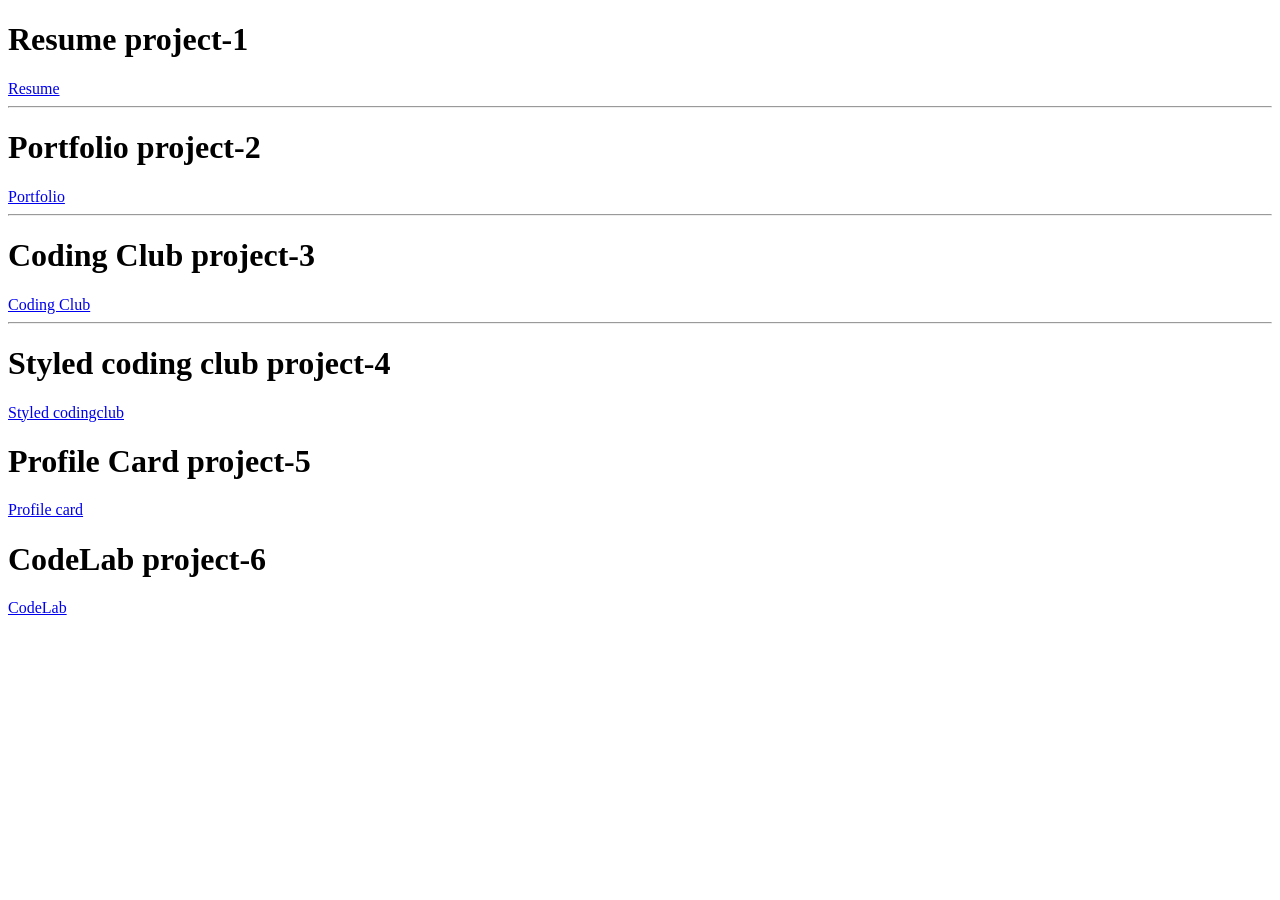
<file: index.html>
<!DOCTYPE html>

<html lang="en">

<head>

<meta charset="UTF-8">

<meta name="viewport" content="width=device-width, initial-scale=1.0">

<title>Document</title>

</head>

<body>


<h1>Resume project-1</h1>

<a href="project1.html">Resume</a>

<hr>

<h1>Portfolio project-2</h1>

<a href="project2.html">Portfolio</a>

<hr>

<h1>Coding Club project-3</h1>

<a href="project3.html">Coding Club</a>

<hr>

<h1>Styled coding club project-4</h1>

<a href="project4.html">Styled codingclub</a>

<h1>Profile Card project-5</h1>

<a href="project5.html">Profile card</a>

<h1>CodeLab project-6</h1>

<a href="project6.html">CodeLab</a>

</body>



</html>
</file>
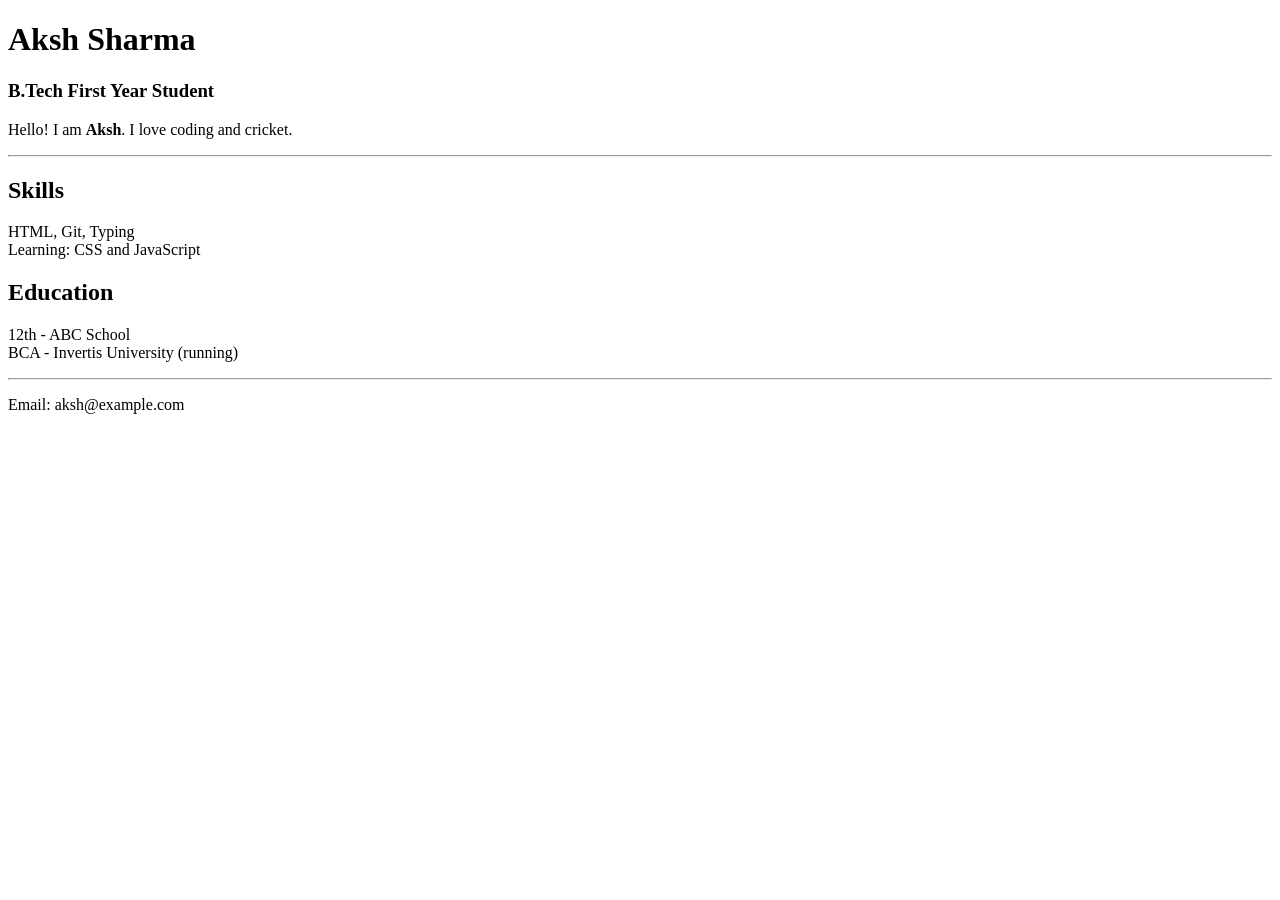
<file: Projects/week-1/project1.html>
<!DOCTYPE html>
<html lang="en">
<head>
    <meta charset="UTF-8">
    <meta name="viewport" content="width=device-width, initial-scale=1.0">
    <title>Aksh Sharma - Portfolio</title>
</head>
<body>

    <h1>Aksh Sharma</h1>

    <h3>B.Tech First Year Student</h3>

    <p>Hello! I am <b>Aksh</b>. I love coding and cricket.</p>

    <hr>

    <h2>Skills</h2>

    <p>
        HTML, Git, Typing<br>
        Learning: CSS and JavaScript
    </p>

    <h2>Education</h2>

    <p>
        12th - ABC School<br>
        BCA - Invertis University (running)
    </p>

    <hr>

    <p>Email: aksh@example.com</p>

</body>
</html>
</file>
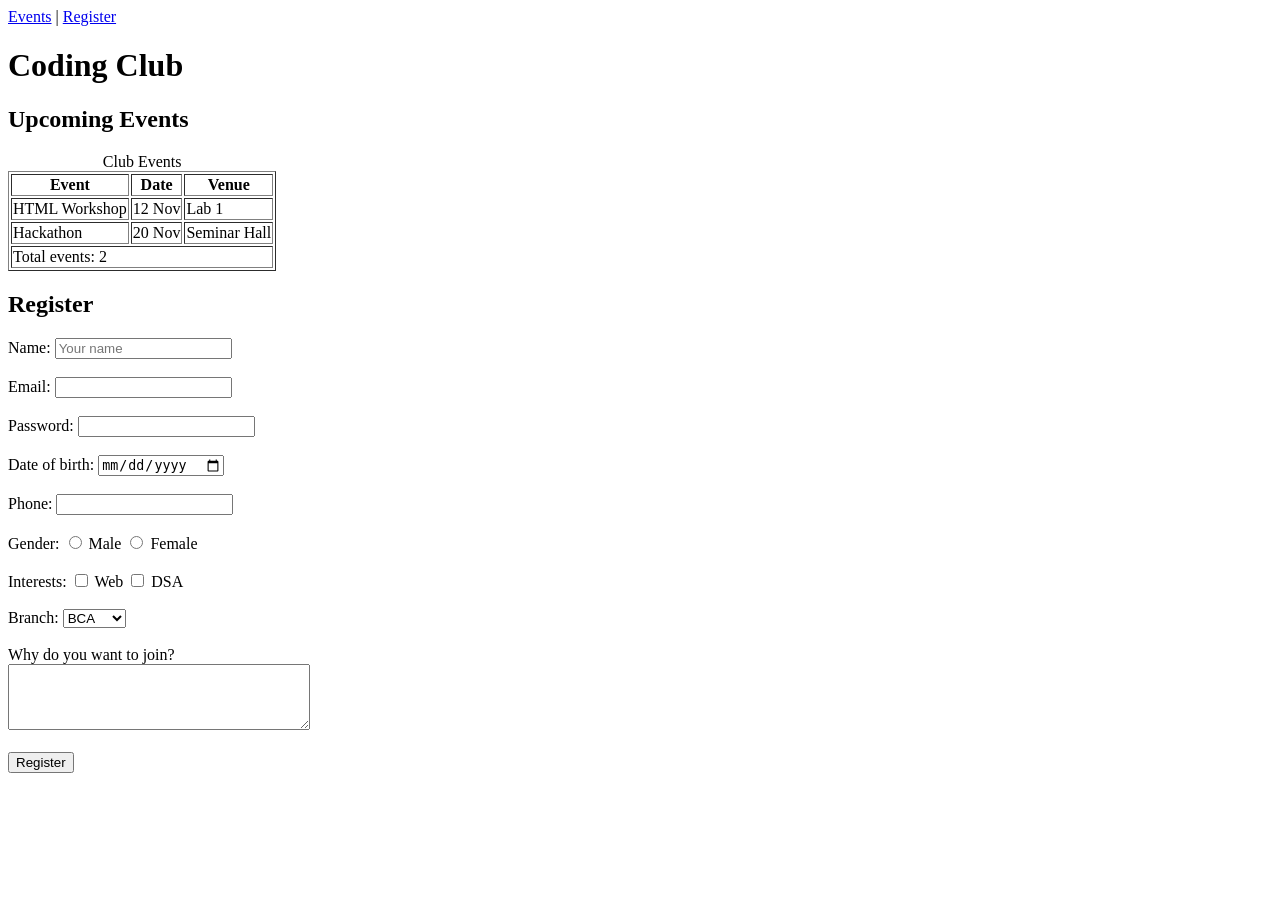
<file: Projects/week-3/project3.html>
<!DOCTYPE html>
<html lang="en">
<head>
    <meta charset="UTF-8">
    <meta name="viewport" content="width=device-width, initial-scale=1.0">
    <title>Aksh Sharma - Coding Club</title>
</head>
<body>

    <!-- Navigation -->
    <nav>
        <a href="#events">Events</a> |
        <a href="#register">Register</a>
    </nav>

    <h1>Coding Club</h1>

    <!-- Upcoming Events -->
    <section id="events">
        <h2>Upcoming Events</h2>

        <table border="1">
            <caption>Club Events</caption>

            <thead>
                <tr>
                    <th>Event</th>
                    <th>Date</th>
                    <th>Venue</th>
                </tr>
            </thead>

            <tbody>
                <tr>
                    <td>HTML Workshop</td>
                    <td>12 Nov</td>
                    <td>Lab 1</td>
                </tr>

                <tr>
                    <td>Hackathon</td>
                    <td>20 Nov</td>
                    <td>Seminar Hall</td>
                </tr>
            </tbody>

            <tfoot>
                <tr>
                    <td colspan="3">Total events: 2</td>
                </tr>
            </tfoot>
        </table>
    </section>

    <!-- Registration Form -->
    <section id="register">
        <h2>Register</h2>

        <form action="#" method="post">

            <label for="name">Name:</label>
            <input type="text" id="name" name="name"
                   placeholder="Your name" required>
            <br><br>

            <label for="email">Email:</label>
            <input type="email" id="email" name="email" required>
            <br><br>

            <label for="password">Password:</label>
            <input type="password" id="password"
                   name="password" required>
            <br><br>

            <label for="dob">Date of birth:</label>
            <input type="date" id="dob" name="dob">
            <br><br>

            <label for="phone">Phone:</label>
            <input type="tel" id="phone" name="phone">
            <br><br>

            <span>Gender:</span>
            <input type="radio" id="male"
                   name="gender" value="Male">
            <label for="male">Male</label>

            <input type="radio" id="female"
                   name="gender" value="Female">
            <label for="female">Female</label>
            <br><br>

            <span>Interests:</span>
            <input type="checkbox" id="web"
                   name="interests" value="Web">
            <label for="web">Web</label>

            <input type="checkbox" id="dsa"
                   name="interests" value="DSA">
            <label for="dsa">DSA</label>
            <br><br>

            <label for="branch">Branch:</label>
            <select id="branch" name="branch">
                <option value="BCA">BCA</option>
                <option value="BTech">B.Tech</option>
                <option value="BBA">BBA</option>
                <option value="MCA">MCA</option>
            </select>
            <br><br>

            <label for="reason">Why do you want to join?</label>
            <br>

            <textarea id="reason" name="reason"
                      rows="4" cols="35"></textarea>
            <br><br>

            <button type="submit">Register</button>

        </form>
    </section>

</body>
</html>
</file>
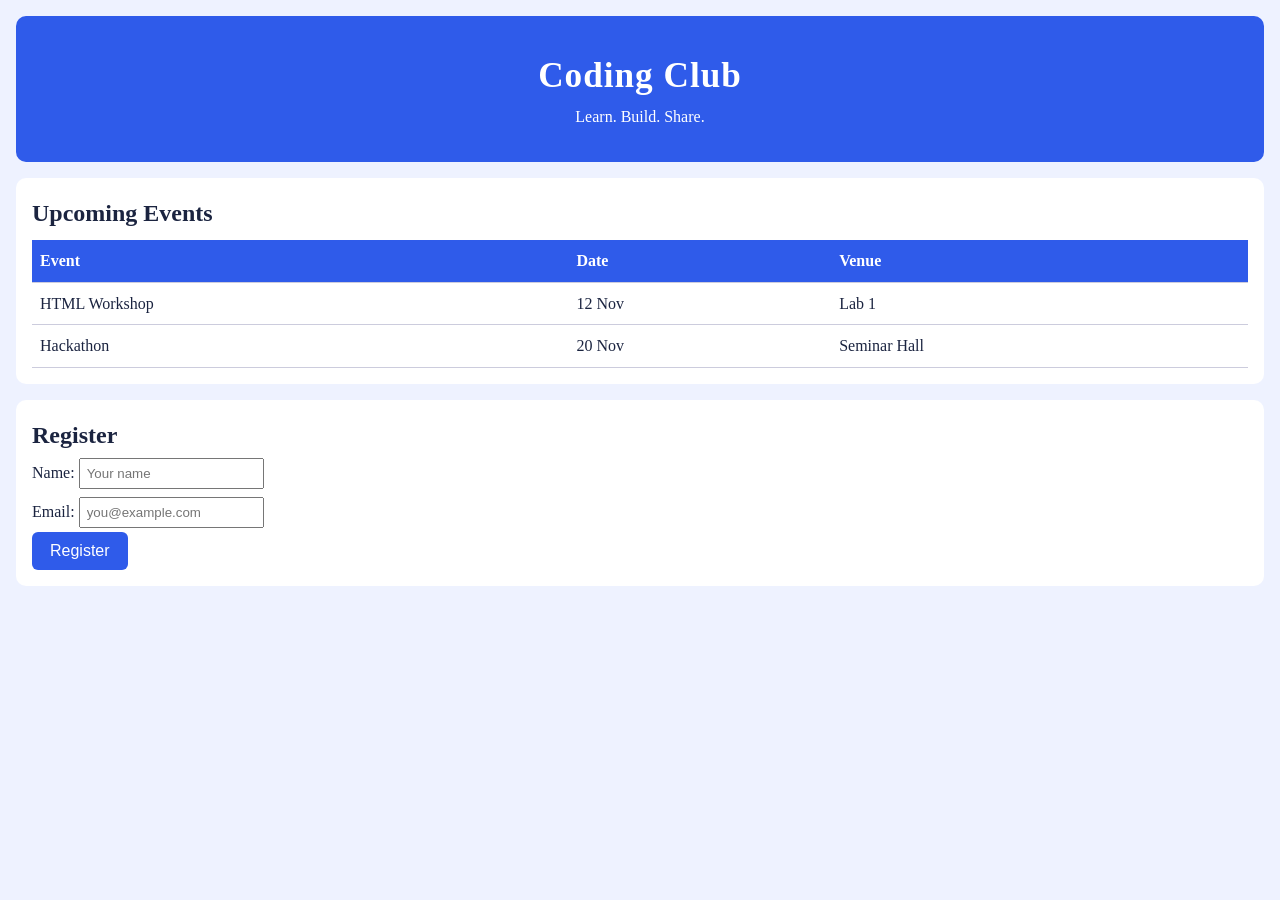
<file: Projects/week-4/project4.html>
<!DOCTYPE html>
<html lang="en">

<head>
    <meta charset="UTF-8">
    <title>Coding Club</title>
  <link rel="stylesheet" href="project4.css">
</head>

<body>
    <div id="hero">
        <h1>Coding Club</h1>
        <p>Learn. Build. Share.</p>
    </div>
    <div class="card">
        <h2>Upcoming Events</h2>
        <table>
            <tr>
                <th>Event</th>
                <th>Date</th>
                <th>Venue</th>
            </tr>
            <tr>
                <td>HTML Workshop</td>
                <td>12 Nov</td>
                <td>Lab 1</td>
            </tr>
            <tr>
                <td>Hackathon</td>
                <td>20 Nov</td>
                <td>Seminar Hall</td>
            </tr>
        </table>
    </div>
    <div class="card">
        <h2>Register</h2>
        <p>Name: <input type="text" placeholder="Your name"></p>
        <p>Email: <input type="email" placeholder="you@example.com"></p>
        <button>Register</button>
    </div>
</body>

</html>
</file>
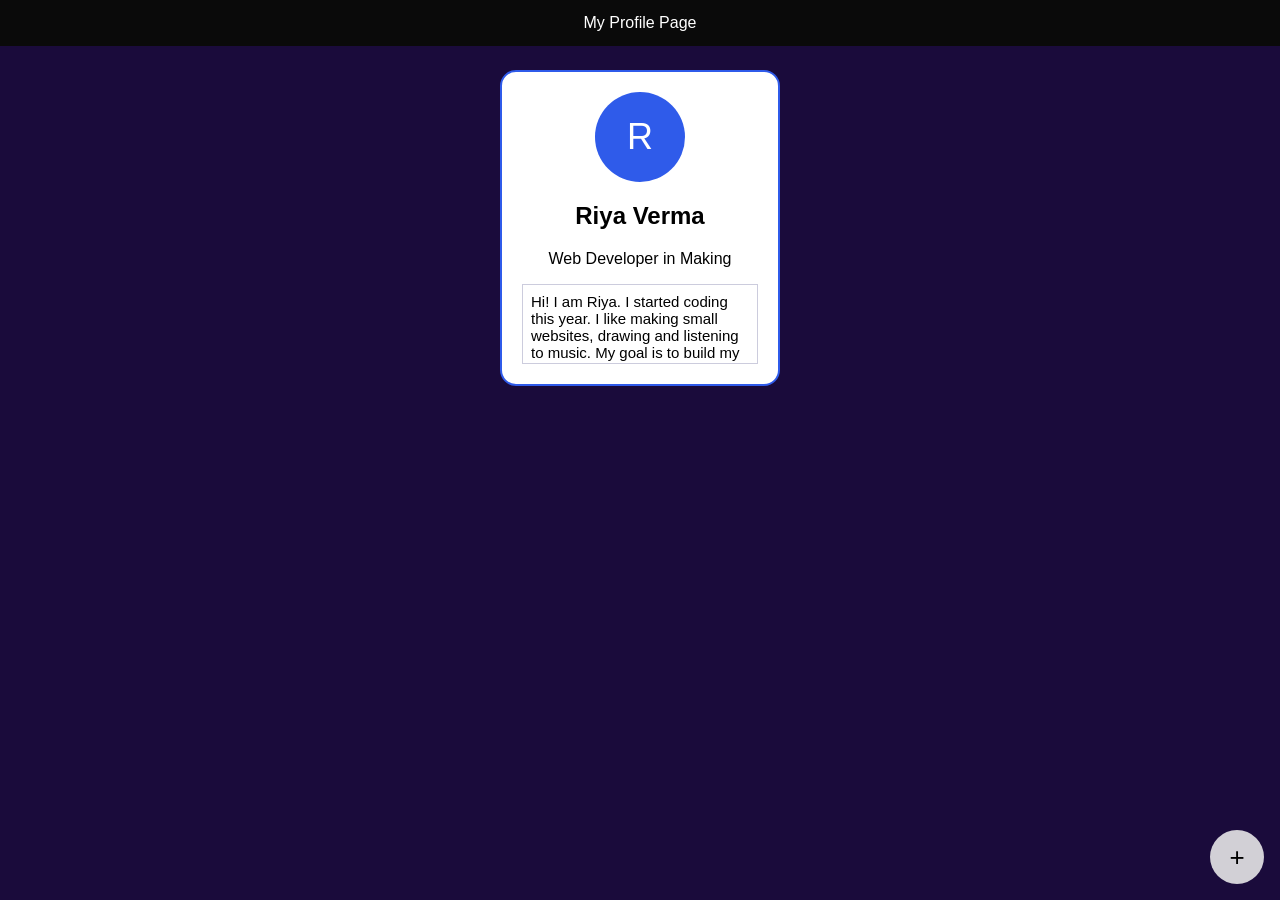
<file: Projects/week-5/project5.html>
<!DOCTYPE html>
<html lang="en">

<head>
    <meta charset="UTF-8">
    <title>Profile Card</title>
   <link rel="stylesheet" href="project5.css">
</head>

<body>
    <header>My Profile Page</header>
    <div class="card">
        <div class="avatar">R</div>
        <h2>Riya Verma</h2>
        <p>Web Developer in Making</p>
        <div class="bio">
            Hi! I am Riya. I started coding this year. I like making small websites,
            drawing and listening to music. My goal is to build my own app. This long
            text is here so that the box shows a scroll bar. Try scrolling it!
        </div>
    </div>
    <button class="fab">+</button>
</body>

</html>
</file>
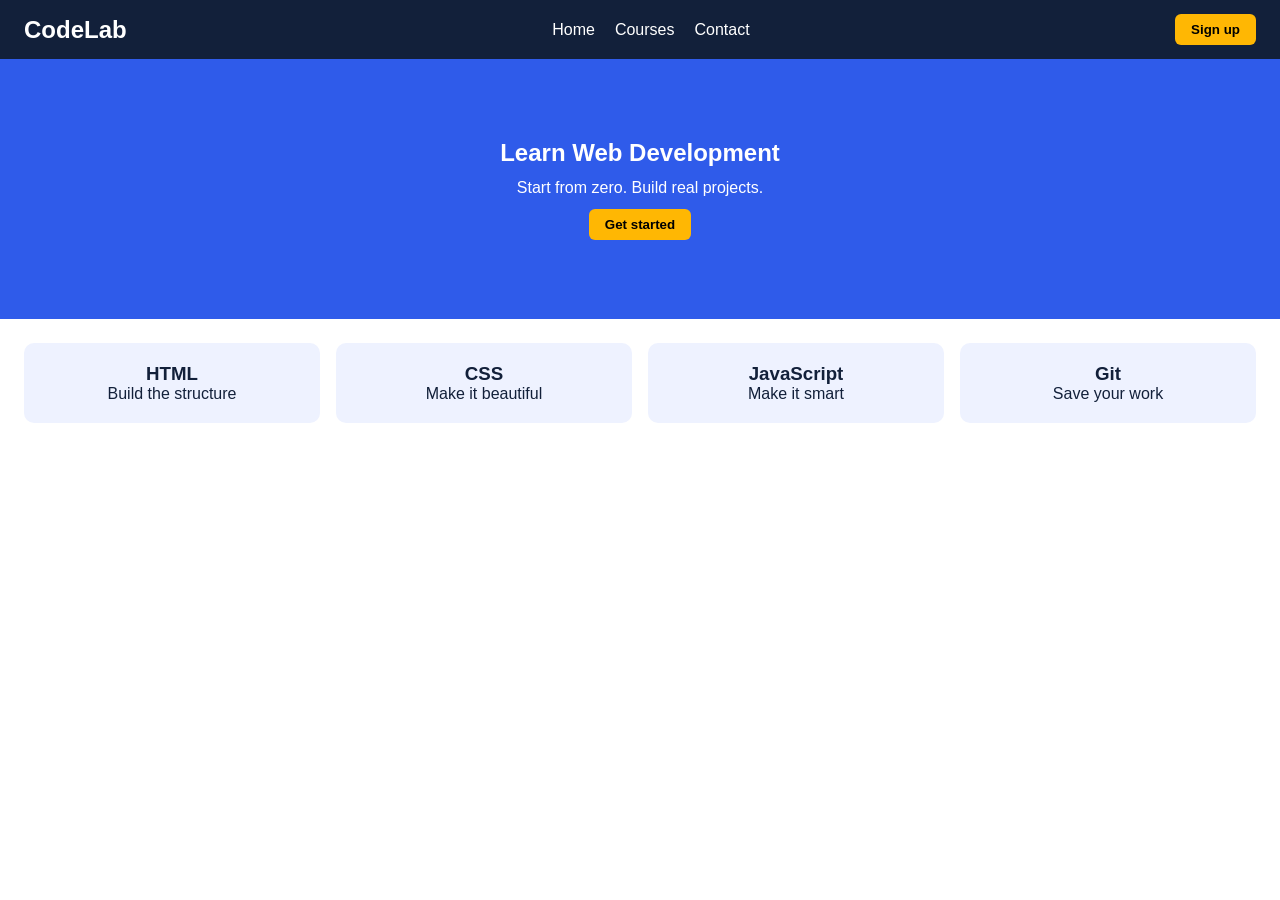
<file: Projects/week-6/project6.html>
<!DOCTYPE html>
<html lang="en">

<head>
    <meta charset="UTF-8">
    <meta name="viewport" content="width=device-width, initial-scale=1">
    <title>CodeLab</title>
    <link rel="stylesheet" href="project6.css">
</head>

<body>
    <nav>
        <h2>CodeLab</h2>
        <ul>
            <li><a href="#">Home</a></li>
            <li><a href="#">Courses</a></li>
            <li><a href="#">Contact</a></li>
        </ul>
        <button class="btn">Sign up</button>
    </nav>
    <section class="hero">
        <h1>Learn Web Development</h1>
        <p>Start from zero. Build real projects.</p>
        <button class="btn">Get started</button>
    </section>
    <section class="cards">
        <div class="card">
            <h3>HTML</h3>
            <p>Build the structure</p>
        </div>
        <div class="card">
            <h3>CSS</h3>
            <p>Make it beautiful</p>
        </div>
        <div class="card">
            <h3>JavaScript</h3>
            <p>Make it smart</p>
        </div>
        <div class="card">
            <h3>Git</h3>
            <p>Save your work</p>
        </div>
    </section>
</body>

</html>
</file>
<file: Projects/week-4/project4.css>
:root {
            --brand: #2f5bea;
            --light: #eef2ff;
            --dark: #1b2440;
            --gap: 16px;
        }

  
        * {
            margin: 0;
            padding: 0;
            box-sizing: border-box;
        }

        body {
            font-family: Georgia, serif;
            background: var(--light);
            color: var(--dark);
            line-height: 1.6;
            padding: var(--gap);
        }

  
        h1 {
            font-size: 2.2rem;
            letter-spacing: 1px;
        }

        
        #hero {
            background: var(--brand);
            color: white;
            text-align: center;
            padding: 32px var(--gap);
            border-radius: 10px;
        }

    
        .card {
            background: white;
            padding: var(--gap);
            margin-top: var(--gap);
            border-radius: 10px;
        }

        table {
            width: 100%;
            border-collapse: collapse;
            margin-top: 8px;
        }

        th {
            background: var(--brand);
            color: white;
            text-align: left;
        }

        th,
        td {
            padding: 8px;
            border-bottom: 1px solid #ccd;
        }

        input {
            padding: 6px;
            margin: 4px 0;
        }

        button {
            background: var(--brand);
            color: white;
            border: 0;
            padding: 10px 18px;
            border-radius: 6px;
            font-size: 1rem;
        }
</file>
<file: Projects/week-5/project5.css>
* {
            box-sizing: border-box;
        }

        body {
            margin: 0;
            font-family: Arial, sans-serif;
            background: #1a0b3b;
        }

      
        header {
            position: sticky;
            top: 0;
            z-index: 10;
            background: #0a0a0a;
            color: white;
            padding: 14px;
            text-align: center;
        }

        .card {
            width: 280px;
            margin: 24px auto;
            background: white;
            border: 2px solid #2f5bea;
            border-radius: 16px;
            padding: 20px;
            text-align: center;
        }

        
        .avatar {
            width: 90px;
            height: 90px;
            border-radius: 50%;
            background: #2f5bea;
            color: white;
            font-size: 36px;
            line-height: 90px;
            margin: 0 auto 10px;
        }

       
        .bio {
            height: 80px;
            overflow: auto;
            text-align: left;
            border: 1px solid #ccd;
            padding: 8px;
            margin-top: 12px;
            font-size: 15px;
        }

        
        .fab {
            position: fixed;
            right: 16px;
            bottom: 16px;
            width: 54px;
            height: 54px;
            border: 0;
            border-radius: 50%;
            background: #d2d0d6;
            font-size: 26px;
        }
</file>
<file: Projects/week-6/project6.css>
* {
            margin: 0;
            padding: 0;
            box-sizing: border-box;
        }

        body {
            font-family: Arial, sans-serif;
            color: #12203a;
        }

  
        nav {
            display: flex;
            justify-content: space-between;
            align-items: center;
            padding: 14px 24px;
            background: #12203a;
            color: white;
        }

        nav ul {
            display: flex;
            gap: 20px;
            list-style: none;
        }

        nav a {
            color: white;
            text-decoration: none;
        }

        .btn {
            background: #ffb703;
            border: 0;
            padding: 8px 16px;
            border-radius: 6px;
            font-weight: bold;
        }

  
        .hero {
            display: flex;
            flex-direction: column;
            align-items: center;
            justify-content: center;
            gap: 12px;
            height: 260px;
            padding: 16px;
            text-align: center;
            background: #2f5bea;
            color: white;
        }

  
        .cards {
            display: flex;
            flex-wrap: wrap;
            gap: 16px;
            padding: 24px;
        }

        .card {
            flex: 1 1 200px;
  
            background: #eef2ff;
            padding: 20px;
            border-radius: 10px;
            text-align: center;
        }
</file>
